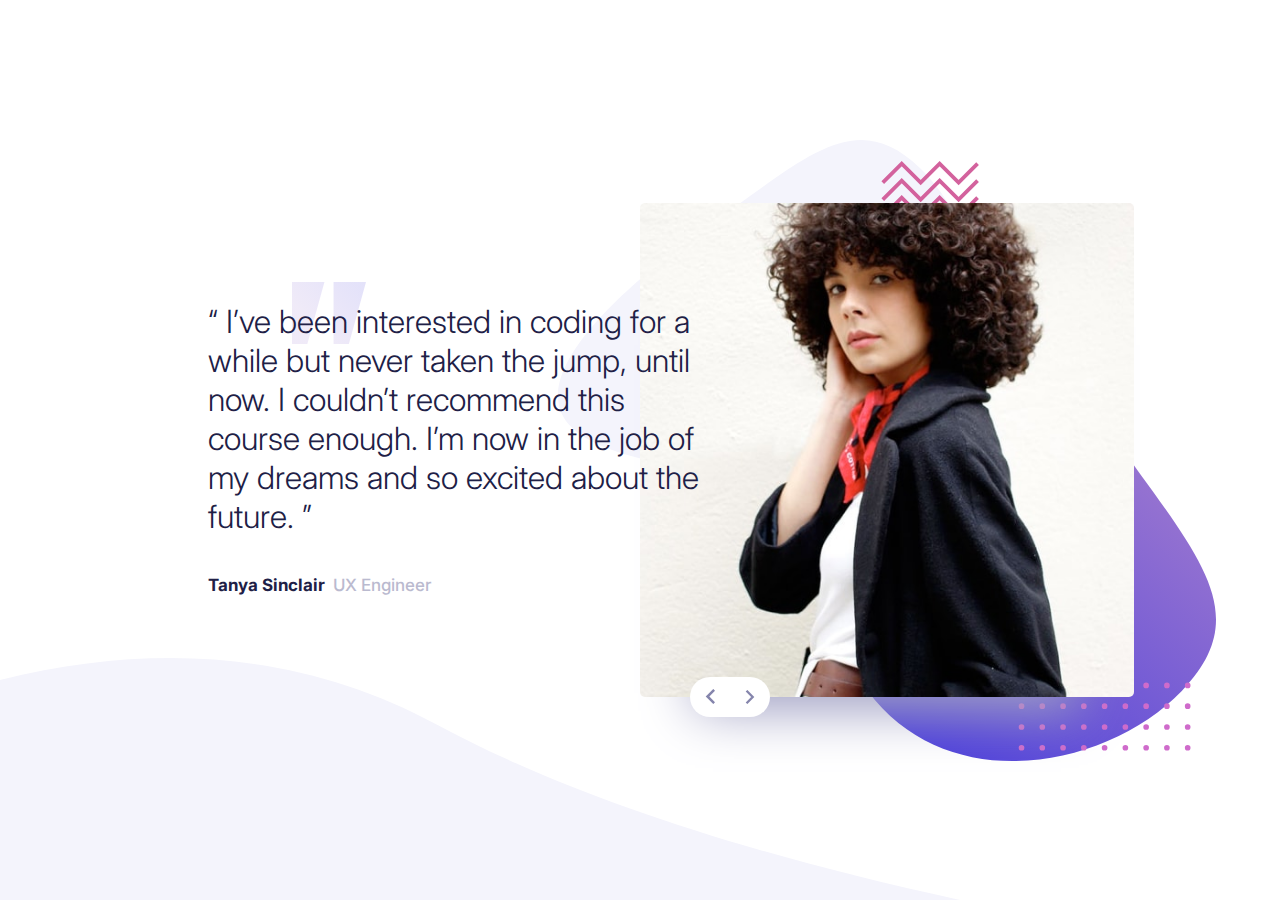
<file: coding-bootcamp-testimonials-slider/index.html>
<!DOCTYPE html>
<html lang="en">
  <head>
    <meta charset="UTF-8" />
    <meta name="viewport" content="width=device-width, initial-scale=1.0" />
    <!-- displays site properly based on user's device -->

    <link rel="icon" type="image/png" sizes="32x32" href="./images/favicon-32x32.png" />

    <title>Frontend Mentor | Coding Bootcamp Testimonials Slider</title>

    <link rel="stylesheet" href="./styles.css" />
  </head>
  <body>
    <div class="testimonial">
      <div class="testimonial-image-container">
        <div class="testimonial-image-wrapper">
          <div class="testimonial-image">
            <img class="active" src="images/image-tanya.jpg" alt="Author Image" />
            <img src="images/image-john.jpg" alt="Author Image" />
          </div>
          <div class="testimonial-button">
            <i class="arrow prev" id="testimonial-prev" alt="prev"></i>
            <i class="arrow next" id="testimonial-next" alt="next"></i>
          </div>
        </div>
      </div>

      <div class="testimonial-text">
        <section class="active">
          <span>
            “ I’ve been interested in coding for a while but never taken the jump, until now. I
            couldn’t recommend this course enough. I’m now in the job of my dreams and so excited
            about the future. ”
          </span>
          <h5>Tanya Sinclair</h5>
          <h5>UX Engineer</h5>
        </section>
        <section>
          <span>
            “ If you want to lay the best foundation possible I’d recommend taking this course. The
            depth the instructors go into is incredible. I now feel so confident about starting up
            as a professional developer. ”
          </span>
          <h5>John Tarkpor</h5>
          <h5>Junior Front-end Developer</h5>
        </section>
      </div>
    </div>

    <div class="attribution">
      Challenge by
      <a href="https://www.frontendmentor.io?ref=challenge" target="_blank">Frontend Mentor</a>.
      Coded by <a href="https://raduonescu.com/">Onescu Radu</a>.
    </div>

    <script src="https://ajax.googleapis.com/ajax/libs/jquery/3.5.1/jquery.min.js"></script>
    <script src="scripts.js"></script>
  </body>
</html>
</file>
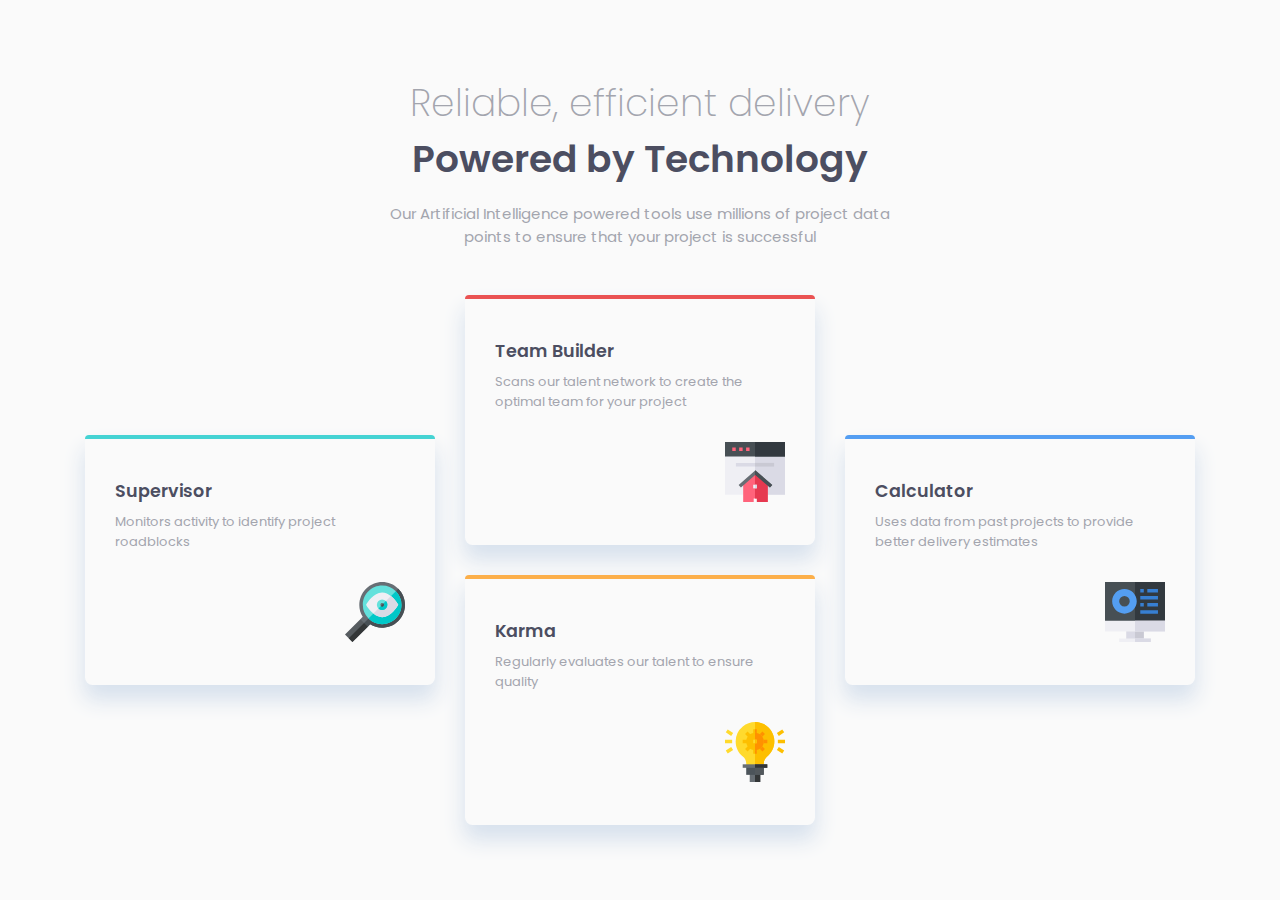
<file: four-card-feature-section/index.html>
<!DOCTYPE html>
<html lang="en">
  <head>
    <meta charset="UTF-8" />
    <meta name="viewport" content="width=device-width, initial-scale=1.0" />
    <!-- displays site properly based on user's device -->

    <link rel="icon" type="image/png" sizes="32x32" href="./images/favicon-32x32.png" />

    <title>Frontend Mentor | Four card feature section</title>

    <link rel="stylesheet" href="styles.css" />
  </head>
  <body>
    <div class="card-container">
      <div class="card item-1">
        <h2>Reliable, efficient delivery</h2>
        <h2>Powered by Technology</h2>

        <span>
          Our Artificial Intelligence powered tools use millions of project data points to ensure
          that your project is successful
        </span>
      </div>
      <div class="card-wrapper">
        <div class="card item-2">
          <h3>Supervisor</h3>
          <span>Monitors activity to identify project roadblocks</span>
          <img src="images/icon-supervisor.svg" alt="supervisor" />
        </div>
        <div class="middle-wrapper">
          <div class="card item-3">
            <h3>Team Builder</h3>
            <span>Scans our talent network to create the optimal team for your project</span>
            <img src="images/icon-team-builder.svg" alt="team-builder" />
          </div>
          <div class="card item-4">
            <h3>Karma</h3>
            <span>Regularly evaluates our talent to ensure quality</span>
            <img src="images/icon-karma.svg" alt="karma" />
          </div>
        </div>
        <div class="card item-5">
          <h3>Calculator</h3>
          <span>Uses data from past projects to provide better delivery estimates</span>
          <img src="images/icon-calculator.svg" alt="calculator" />
        </div>
      </div>
    </div>
  </body>
</html>
</file>
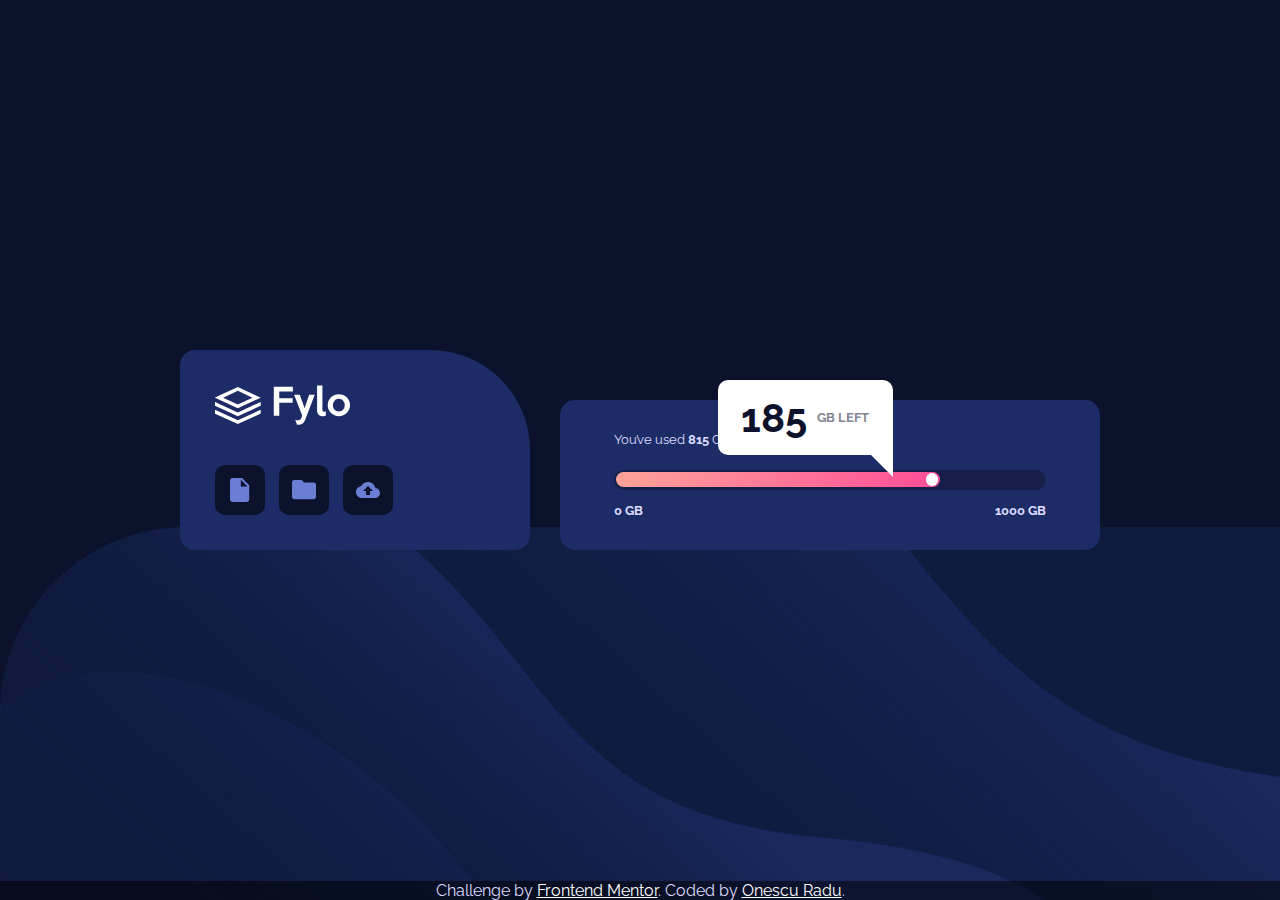
<file: fylo-data-storage-component/index.html>
<!DOCTYPE html>
<html lang="en">
  <head>
    <meta charset="UTF-8" />
    <meta name="viewport" content="width=device-width, initial-scale=1.0" />

    <link rel="icon" type="image/png" sizes="32x32" href="./images/favicon-32x32.png" />

    <link rel="stylesheet" href="./styles.css" />

    <title>Frontend Mentor | Fylo data storage component</title>
  </head>
  <body>
    <div class="data-storage-component">
      <div class="container container-1">
        <div class="logo">
          <img src="images/logo.svg" alt="Logo" />
        </div>
        <div class="icons">
          <a href="#"><img src="./images/icon-document.svg" alt="Document Icon" /></a>
          <a href="#"><img src="./images/icon-folder.svg" alt="Folder Icon" /></a>
          <a href="#"><img src="./images/icon-upload.svg" alt="Upload Icon" /></a>
        </div>
      </div>
      <div class="container container-2">
        <div class="wrapper">
          <h5>You’ve used <span>815</span> GB of your storage</h5>
          <div class="bar">
            <div class="progress">
              <div class="dot"></div>
            </div>
          </div>
          <div class="bar-text">
            <h5>0 GB</h5>
            <h5>1000 GB</h5>
          </div>
        </div>
      </div>
      <div class="container container-3">
        <h1>185</h1>
        <h5>GB LEFT</h5>
      </div>
    </div>
    <div class="attribution">
      Challenge by
      <a href="https://www.frontendmentor.io?ref=challenge" target="_blank">Frontend Mentor</a>.
      Coded by <a href="https://github.com/OnescuRadu">Onescu Radu</a>.
    </div>
  </body>
</html>
</file>
<file: coding-bootcamp-testimonials-slider/styles.css>
@import url('https://fonts.googleapis.com/css2?family=Inter:wght@300;500;700&display=swap');

* {
  box-sizing: border-box;
}

html,
body {
  margin: 0;
  height: 100%;
}

body {
  display: flex;
  justify-content: center;
  align-items: center;
  font-family: 'Inter', sans-serif;
  color: hsl(240, 38%, 20%);
  background-image: url(./images/pattern-curve.svg);
  background-repeat: no-repeat;
  background-position: left bottom;
  background-size: 75%;
}

.testimonial {
  height: 100%;
  width: 100%;
  display: flex;
  flex-direction: column;
  justify-content: center;
}

.testimonial .active {
  display: block !important;
}

.testimonial-image-container {
  width: 90%;
  padding-top: 10%;
  padding-bottom: 7.5%;
  margin: 0 auto;
  background-image: url(./images/pattern-bg.svg);
  background-repeat: no-repeat;
  background-position: left;
  background-size: 100%;
}

.testimonial-image-wrapper {
  display: flex;
  flex-direction: column;
  position: relative;
}

.testimonial-image {
  width: 80%;
  height: auto;
  margin: 0 auto;
}

.testimonial-image img {
  width: 100%;
  height: auto;
  border-radius: 5px;
  display: none;
  -webkit-box-shadow: 0px 69px 56px -55px rgba(161, 161, 196, 1);
  -moz-box-shadow: 0px 69px 56px -55px rgba(161, 161, 196, 1);
  box-shadow: 0px 69px 50px -55px rgba(161, 161, 196, 1);
}

.testimonial-image-container .testimonial-button {
  display: flex;
  position: absolute;
  height: auto;
  bottom: -20px;
  left: calc(50% - 40px);
}

.testimonial-button .arrow {
  background-color: white;
  height: 40px;
  width: 40px;
  line-height: 40px;
  background-repeat: no-repeat;
  background-position: center;
  background-size: 25%;
  cursor: pointer;
}

.testimonial-button .arrow.prev {
  border-top-left-radius: 20px;
  border-bottom-left-radius: 20px;
  background-image: url('./images/icon-prev.svg');
}

.testimonial-button .arrow.next {
  border-top-right-radius: 20px;
  border-bottom-right-radius: 20px;
  background-image: url('./images/icon-next.svg');
}

.testimonial-text {
  width: 80%;
  margin: 0 auto;
  font-size: 17px;
  font-weight: 300;
  text-align: center;
  padding-top: 11.5%;
  background-image: url(./images/pattern-quotes.svg);
  background-repeat: no-repeat;
  background-position: top;
  background-size: 25%;
}

.testimonial-text section {
  display: none;
}

.testimonial-text h5 {
  margin-bottom: 0;
}

.testimonial-text h5:last-child {
  margin-top: 0;
  color: hsl(240, 18%, 77%);
}

/* --Media Query Minimum Width 992px-- */
@media only screen and (min-width: 992px) {
  .testimonial {
    flex-direction: row-reverse;
    align-items: center;
    justify-content: center;
    width: 90%;
    height: 90%;
  }

  .testimonial-text {
    height: 50%;
    width: 75%;
    font-size: 32px;
    display: flex;
    align-items: center;
    padding: 0;
    text-align: start;
    margin-right: -12.5%;
    margin-left: 12.5%;
    background-size: 15%;
    background-position: 20% 10%;
    z-index: 2;
  }

  .testimonial-text span {
    display: block;
    padding-bottom: 0.75em;
  }

  .testimonial-text h5 {
    display: inline;
    font-size: 17px;
  }

  .testimonial-text h5:last-child {
    font-weight: 500;
  }

  .testimonial-image-container {
    height: 100%;
    width: 100%;
    display: flex;
    align-items: center;
    padding: 0;
  }

  .testimonial-image-wrapper {
    display: flex;
    flex-direction: column;
    width: 75%;
    margin: 0 auto;
    position: relative;
  }

  .testimonial-image {
    width: 100%;
    margin: 0 auto;
  }

  .testimonial-image-container .testimonial-button {
    position: absolute;
    height: auto;
    margin: 0;
    bottom: -20px;
    left: 50px;
  }
}

/* --Ignore --*/
.attribution {
  display: none;
  position: absolute;
  bottom: 0;
  text-align: center;
}

.attribution a {
  color: #000000;
}
</file>
<file: four-card-feature-section/styles.css>
@import url('https://fonts.googleapis.com/css2?family=Poppins:wght@200;400;600&display=swap');

* {
    box-sizing: border-box;
}

html,
body {
    margin: 0;
    min-height: 100%;
}

body {
    background-color: hsl(0, 0%, 98%);
    font-family: "Poppins", sans-serif;
    font-size: 15px;
    color: hsl(229, 6%, 66%);

}

.card-container {
    display: flex;
    flex-direction: column;
    margin-top: 3em;
    margin-bottom: 3em;
}

.card {
    position: relative;
    display: flex;
    flex-direction: column;
    justify-content: center;
    width: 310px;
    height: 220px;
    padding: 2em;
    margin: 1em auto;
    border-radius: 7.5px;
    -webkit-box-shadow: 0px 14px 21px 1px rgba(215, 225, 237, 1);
    -moz-box-shadow: 0px 14px 21px 1px rgba(215, 225, 237, 1);
    box-shadow: 0px 14px 21px 1px rgba(215, 225, 237, 1);
}

.card:before {
    content: "";
    position: absolute;
    width: 100%;
    height: 4px;
    top: 0;
    left: 0;
    border-top-left-radius: 5px;
    border-top-right-radius: 5px;
}

.card h2 {
    font-weight: 600;
    color: hsl(234, 12%, 34%);
    margin: 0;
}

.card h2:first-child {
    font-weight: 200;
    color: hsl(229, 6%, 66%)
}

.card h3 {
    font-weight: 600;
    color: hsl(234, 12%, 34%);
    margin: 0;
    margin-bottom: 0.5em;
}

.card h5 {
    font-weight: 400;
    margin: 0;
}

.card span {
    font-size: 13px;
}

.card img {
    width: 60px;
    height: auto;
    align-self: flex-end;
    padding-top: 2em;
}

.card.item-1 {
    text-align: center;
    padding-left: 0;
    padding-right: 0;
    -webkit-box-shadow: none;
    -moz-box-shadow: none;
    box-shadow: none;
}

.card.item-1 span {
    font-size: 15px;
    padding-top: 1em;
}

.card.item-2:before {
    background-color: hsl(180, 62%, 55%);
}

.card.item-3:before {
    background-color: hsl(0, 78%, 62%);
}

.card.item-4:before {
    background-color: hsl(34, 97%, 64%);
}

.card.item-5:before {
    background-color: hsl(212, 86%, 64%);
}

/* --Media Query Minimum Width 1150px-- */
@media only screen and (min-width: 1150px) {
    .card-container {
        height: auto;
        margin: 0;
        margin-top: 5em;
        margin-bottom: 5em;
    }

    .card-wrapper {
        display: flex;
        align-items: center;
        justify-content: center;
    }

    .card-wrapper .card {
        margin: 0;
        width: 350px;
        height: 250px;
    }

    .card-container .card.item-1 {
        justify-content: start;
        padding: 0;
        margin: 0 auto;
        width: 500px;
    }

    .card-container .card.item-1 h2 {
        font-size: 2.5em;
    }

    .card-container .card.item-2 {
        margin-right: 30px;
    }

    .card-container .card.item-3 {
        margin-bottom: 30px;
    }

    .card-container .card.item-5 {
        margin-left: 30px;
    }

}
</file>
<file: fylo-data-storage-component/styles.css>
@import url('https://fonts.googleapis.com/css2?family=Raleway:wght@400;700&display=swap');

/* --General Styling-- */
* {
    box-sizing: border-box;
}

html,
body {
    height: 100%;
    margin: 0;
}

body {
    font-family: "Raleway", sans-serif;
    color: hsl(243, 100%, 93%);

    background-image: url(./images/bg-mobile.png);
    background-repeat: no-repeat;
    background-position: center;
    background-size: cover;


}

/* --Data Storage Component Styling-- */
.data-storage-component {
    height: 100%;
    display: flex;
    flex-direction: column;
    justify-content: center;
}

.data-storage-component .container {
    display: flex;
    flex-direction: column;
    background-color: hsl(228, 56%, 26%);
    width: 85%;
    margin: 0 auto;
    border-radius: 4%;
    justify-content: space-evenly;
}

/* --Container 1 Styling-- */
.data-storage-component .container-1 {
    height: 30%;
    border-top-right-radius: 35%;
    justify-content: space-evenly;
    margin-bottom: 15px;
}

.data-storage-component .container-1 .logo,
.data-storage-component .container-1 .icons {
    width: 80%;
    margin: 0 auto;
}

.data-storage-component .container-1 .logo img {
    width: 55%;
    height: auto;
}

.data-storage-component .container-1 .icons {
    display: flex;
    justify-content: flex-start;
}

.data-storage-component .container-1 .icons a {
    display: flex;
    align-items: center;
    justify-content: center;

    background-color: hsl(229, 57%, 11%);
    margin-right: 5%;
    border-radius: 20%;
    width: 20%;
}

.data-storage-component .container-1 .icons a:before {
    /* Icon Size Ratio of 1:1*/
    content: "";
    display: block;
    padding-top: 100%;
}

/* --Container 2 Styling-- */
.data-storage-component .container-2 {
    min-height: 25%;
    text-align: center;
    justify-content: start;
}

.data-storage-component .container-2 div {
    width: 80%;
    margin: 0 auto;
}


.data-storage-component .container-2 .bar {
    background-color: #161F4A;
    width: 100%;
    height: 20px;
    border-radius: 20px;

    display: flex;
    justify-content: center;
    align-items: center;

}

.data-storage-component .container-2 .progress {
    background: rgb(255, 163, 153);
    background: linear-gradient(90deg, rgba(255, 163, 153, 1) 0%, rgba(255, 77, 151, 1) 100%);
    width: 75%;
    height: 75%;
    border-radius: 20px;
    display: flex;
    justify-content: center;
    align-items: center;
    margin-left: 2px;
}

.data-storage-component .container-2 .progress:after {
    content: "";
    background-color: #fff;
    width: 12.5px;
    height: 12.5px;
    margin-right: 2px;
    border-radius: 20px;
}

.data-storage-component .container-2 h5 {
    font-weight: 400;
}

.data-storage-component .container-2 h5 span {
    font-weight: 700;
}

.data-storage-component .container-2 .bar-text {
    display: flex;
    justify-content: space-between;
    width: 100%;
}

.data-storage-component .container-2 .bar-text h5 {
    margin-top: 3%;
    font-weight: 700;
}

/* --Container 3 Styling-- */
.data-storage-component .container-3 {
    background-color: #fff;
    color: hsl(229, 57%, 11%);

    width: 50%;
    height: 10%;

    border-radius: 0.75em;

    flex-direction: row;
    justify-content: center;
    align-items: center;

    margin-top: -10%;

}

.data-storage-component .container-3 h5 {
    color: hsl(229, 7%, 55%);
    font-weight: 700;
    margin-left: 10px;
}

.data-storage-component .container-3 h1 {
    font-size: 2.5em;
    margin: 0;
}

/* --Media Query Minimum Width 992px-- */
@media only screen and (min-width: 992px) {
    body {
        background-color: hsl(229, 57%, 11%);

        background-image: url(./images/bg-desktop.png);

        background-position: center bottom;
        background-size: 100%;

        display: flex;
        justify-content: center;
        align-items: center;
    }

    .data-storage-component {
        width: 968px;
        height: 200px;
        flex-direction: row;
        align-items: center;

    }

    .data-storage-component .container {
        margin: 0;
        border-radius: 15px;
    }

    .data-storage-component .container-1 {
        height: 200px;
        width: 350px;
        margin-bottom: 0;
        margin-right: 30px;
        border-top-right-radius: 100px;
    }

    .data-storage-component .container-1 .logo img {
        width: 135px;
        height: auto;
    }

    .data-storage-component .container-1 .icons a {
        width: 50px;
    }

    .data-storage-component .container-2 {
        height: 150px;
        width: 540px;
        justify-content: center;
        text-align: left;
        min-height: 0;
        margin-top: auto;
    }

    .data-storage-component .container-3 {
        width: 175px;
        height: 75px;
        position: absolute;
        margin-left: 330px;
        margin-top: -65px;
        border-radius: 10px;
        border-bottom-right-radius: 0;
    }

    .data-storage-component .container-3:after {
        content: "";
        position: absolute;
        left: 153px;
        top: 75px;
        border-left: 22px solid transparent;
        border-right: 0px solid transparent;
        border-top: 22px solid #fff;
        clear: both;
    }
}


/* Attribution Footer */
.attribution {
    position: absolute;
    bottom: 0;
    width: 100%;
    text-align: center;
    background-color: rgba(0, 0, 0, 0.5)
}

.attribution a {
    color: white;
}
</file>
